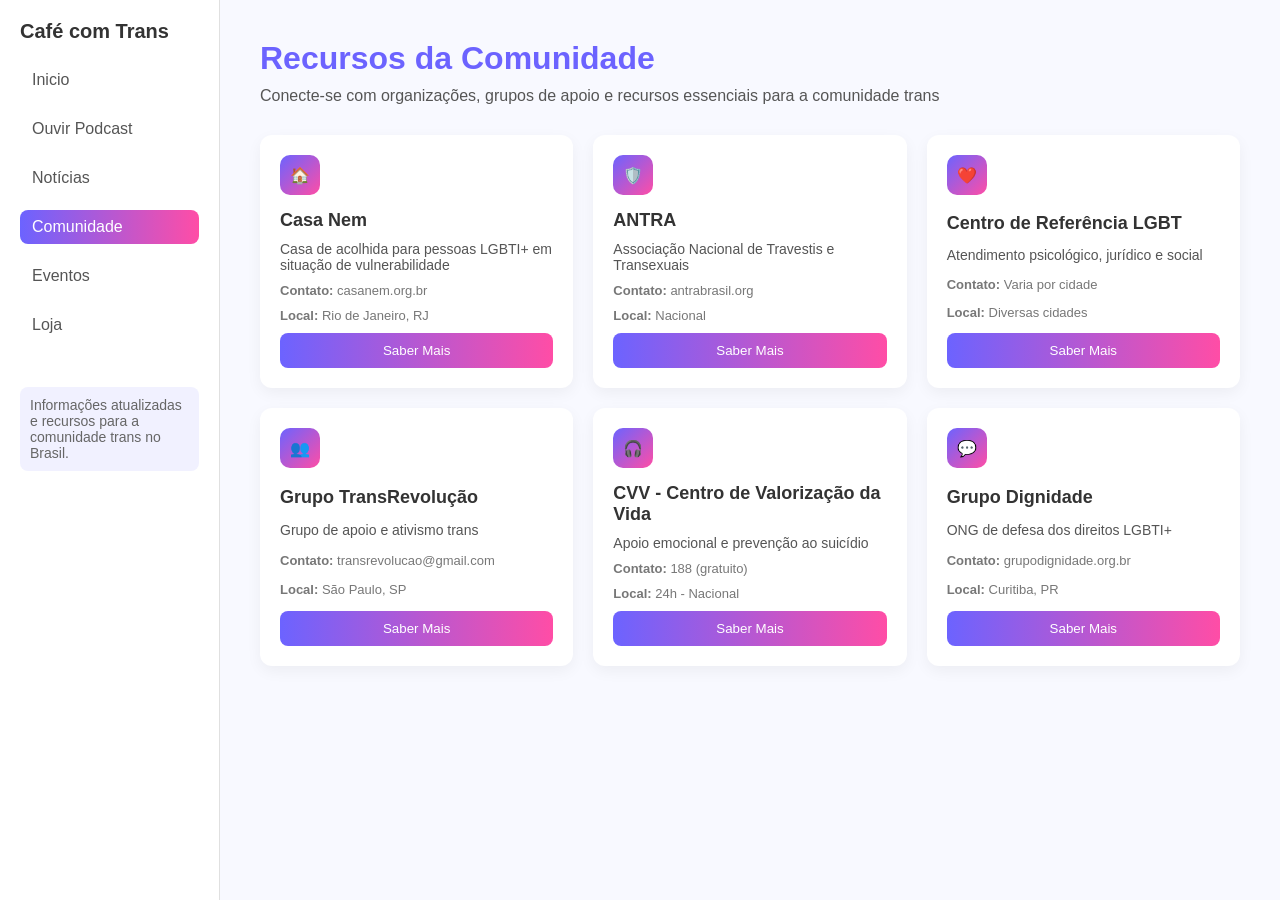
<file: comunidade.html>
<!DOCTYPE html>
<html lang="pt-BR">
<head>
<meta charset="UTF-8">
<meta name="viewport" content="width=device-width, initial-scale=1.0">
<title>Café com Trans</title>
<style>
    /* Reset básico */
    * {
        box-sizing: border-box;
        margin: 0;
        padding: 0;
        font-family: Arial, sans-serif;
    }

    body {
        display: flex;
        min-height: 100vh;
        background-color: #f8f9ff;
        color: #333;
    }

    /* Menu lateral */
    .sidebar {
        width: 220px;
        background-color: #fff;
        border-right: 1px solid #e0e0e0;
        display: flex;
        flex-direction: column;
        padding: 20px;
    }

    .sidebar h2 {
        font-size: 20px;
        margin-bottom: 20px;
    }

    .nav {
        list-style: none;
        margin-bottom: 30px;
    }

    .nav li {
        margin-bottom: 15px;
    }

    .nav li a {
        text-decoration: none;
        color: #555;
        display: flex;
        align-items: center;
        padding: 8px 12px;
        border-radius: 8px;
        transition: background 0.3s;
    }

    .nav li a.active, .nav li a:hover {
        background: linear-gradient(90deg, #6c63ff, #ff4da6);
        color: #fff;
    }

    .about {
        font-size: 14px;
        color: #666;
        background: #f1f1ff;
        padding: 10px;
        border-radius: 8px;
    }

    /* Conteúdo principal */
    .main {
        flex: 1;
        padding: 40px;
    }

    .main h1 {
        font-size: 32px;
        color: #6c63ff;
        margin-bottom: 10px;
    }

    .main p {
        font-size: 16px;
        margin-bottom: 30px;
        color: #555;
    }

    /* Grid de cards */
    .cards {
        display: grid;
        grid-template-columns: repeat(auto-fit, minmax(280px, 1fr));
        gap: 20px;
    }

    .card {
        background-color: #fff;
        border-radius: 12px;
        padding: 20px;
        box-shadow: 0 5px 15px rgba(0,0,0,0.05);
        display: flex;
        flex-direction: column;
        justify-content: space-between;
    }

    .card .icon {
        width: 40px;
        height: 40px;
        background: linear-gradient(135deg, #6c63ff, #ff4da6);
        border-radius: 10px;
        margin-bottom: 15px;
        display: flex;
        align-items: center;
        justify-content: center;
        color: #fff;
        font-weight: bold;
    }

    .card h3 {
        font-size: 18px;
        margin-bottom: 10px;
    }

    .card p {
        font-size: 14px;
        color: #555;
        margin-bottom: 10px;
    }

    .card .info {
        font-size: 13px;
        color: #777;
        margin-bottom: 10px;
    }

    .card button {
        border: none;
        padding: 10px;
        border-radius: 8px;
        background: linear-gradient(90deg, #6c63ff, #ff4da6);
        color: #fff;
        cursor: pointer;
        transition: opacity 0.3s;
    }

    .card button:hover {
        opacity: 0.8;
    }
</style>
</head>
<body>

<div class="sidebar">
    <h2>Café com Trans</h2>
    <ul class="nav">
           <li><a href="index.html">Inicio</a></li>  
           <li><a href="podcast.html">Ouvir Podcast</a></li>
           <li><a href="noticias.html">Notícias</a></li>
           <li><a href="comunidade.html" class="active">Comunidade</a></li>
           <li><a href="eventos.html">Eventos</a></li>        
            <li><a href="loja.html">Loja</a></li>  
    </ul>
    <div class="about">
        Informações atualizadas e recursos para a comunidade trans no Brasil.
    </div>
</div>

<div class="main">
    <h1>Recursos da Comunidade</h1>
    <p>Conecte-se com organizações, grupos de apoio e recursos essenciais para a comunidade trans</p>

    <div class="cards">
        <div class="card">
            <div class="icon">🏠</div>
            <h3>Casa Nem</h3>
            <p>Casa de acolhida para pessoas LGBTI+ em situação de vulnerabilidade</p>
            <div class="info"><strong>Contato:</strong> casanem.org.br</div>
            <div class="info"><strong>Local:</strong> Rio de Janeiro, RJ</div>
            <button onclick="window.open('https://share.google/8putp6lMLGU6ft0Po', '_blank')">Saber Mais</button>

        </div>

        <div class="card">
            <div class="icon">🛡️</div>
            <h3>ANTRA</h3>
            <p>Associação Nacional de Travestis e Transexuais</p>
            <div class="info"><strong>Contato:</strong> antrabrasil.org</div>
            <div class="info"><strong>Local:</strong> Nacional</div>
            <button onclick="window.open('https://www.google.com', '_blank')">Saber Mais</button>

        </div>

        <div class="card">
            <div class="icon">❤️</div>
            <h3>Centro de Referência LGBT</h3>
            <p>Atendimento psicológico, jurídico e social</p>
            <div class="info"><strong>Contato:</strong> Varia por cidade</div>
            <div class="info"><strong>Local:</strong> Diversas cidades</div>
            <button onclick="window.open('https://www.google.com', '_blank')">Saber Mais</button>

        </div>

        <div class="card">
            <div class="icon">👥</div>
            <h3>Grupo TransRevolução</h3>
            <p>Grupo de apoio e ativismo trans</p>
            <div class="info"><strong>Contato:</strong> transrevolucao@gmail.com</div>
            <div class="info"><strong>Local:</strong> São Paulo, SP</div>
            <button onclick="window.open('https://www.google.com', '_blank')">Saber Mais</button>

        </div>

        <div class="card">
            <div class="icon">🎧</div>
            <h3>CVV - Centro de Valorização da Vida</h3>
            <p>Apoio emocional e prevenção ao suicídio</p>
            <div class="info"><strong>Contato:</strong> 188 (gratuito)</div>
            <div class="info"><strong>Local:</strong> 24h - Nacional</div>
            <button onclick="window.open('https://www.google.com', '_blank')">Saber Mais</button>

        </div>

        <div class="card">
            <div class="icon">💬</div>
            <h3>Grupo Dignidade</h3>
            <p>ONG de defesa dos direitos LGBTI+</p>
            <div class="info"><strong>Contato:</strong> grupodignidade.org.br</div>
            <div class="info"><strong>Local:</strong> Curitiba, PR</div>
            <button onclick="window.open('https://www.google.com', '_blank')">Saber Mais</button>

        </div>
    </div>
</div>

</body>
</html>
</file>
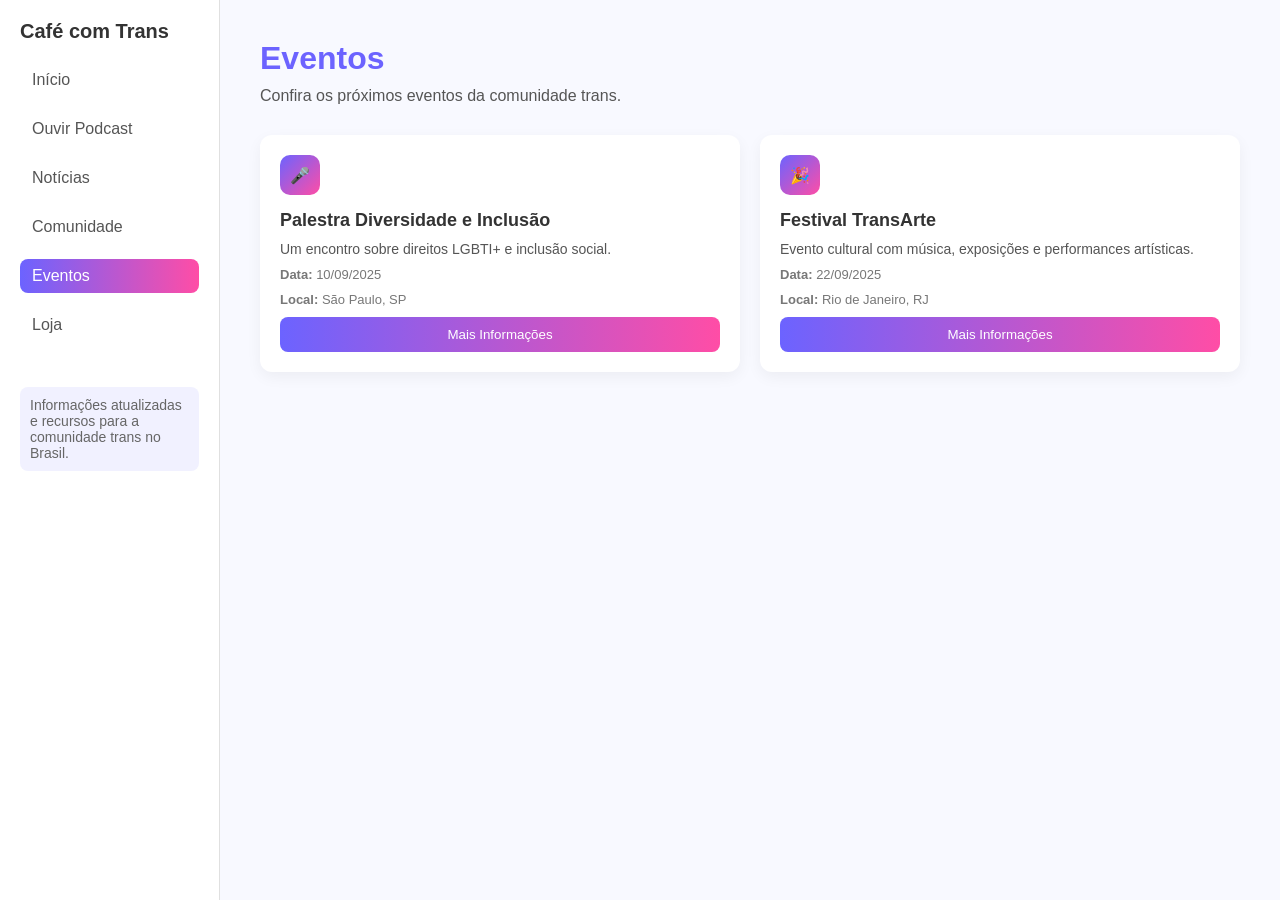
<file: eventos.html>
<!DOCTYPE html>
<html lang="pt-BR">
<head>
<meta charset="UTF-8">
<meta name="viewport" content="width=device-width, initial-scale=1.0">
<title>Café com Trans - Eventos</title>
<link rel="stylesheet" href="style.css">
</head>
<body>

<div class="sidebar">
    <h2>Café com Trans</h2>
    <ul class="nav">
        <li><a href="index.html">Início</a></li>
        <li><a href="podcast.html">Ouvir Podcast</a></li>
        <li><a href="noticias.html">Notícias</a></li>
        <li><a href="comunidade.html">Comunidade</a></li>
        <li><a href="eventos.html">Eventos</a></li>
        <li><a href="loja.html">Loja</a></li>
    </ul>
    <div class="about">
        Informações atualizadas e recursos para a comunidade trans no Brasil.
    </div>
</div>

<div class="main">
    <h1>Eventos</h1>
    <p>Confira os próximos eventos da comunidade trans.</p>

    <div class="cards">
        <div class="card">
            <div class="icon">🎤</div>
            <h3>Palestra Diversidade e Inclusão</h3>
            <p>Um encontro sobre direitos LGBTI+ e inclusão social.</p>
            <div class="info"><strong>Data:</strong> 10/09/2025</div>
            <div class="info"><strong>Local:</strong> São Paulo, SP</div>
            <button onclick="window.open('https://www.evento1.com.br', '_blank')">Mais Informações</button>
        </div>

        <div class="card">
            <div class="icon">🎉</div>
            <h3>Festival TransArte</h3>
            <p>Evento cultural com música, exposições e performances artísticas.</p>
            <div class="info"><strong>Data:</strong> 22/09/2025</div>
            <div class="info"><strong>Local:</strong> Rio de Janeiro, RJ</div>
            <button onclick="window.open('https://www.evento2.com.br', '_blank')">Mais Informações</button>
        </div>
    </div>
</div>

<script>
document.querySelectorAll('.nav a').forEach(link => {
    if (link.href === window.location.href) {
        link.classList.add('active');
    }
});
</script>

</body>
</html>
</file>
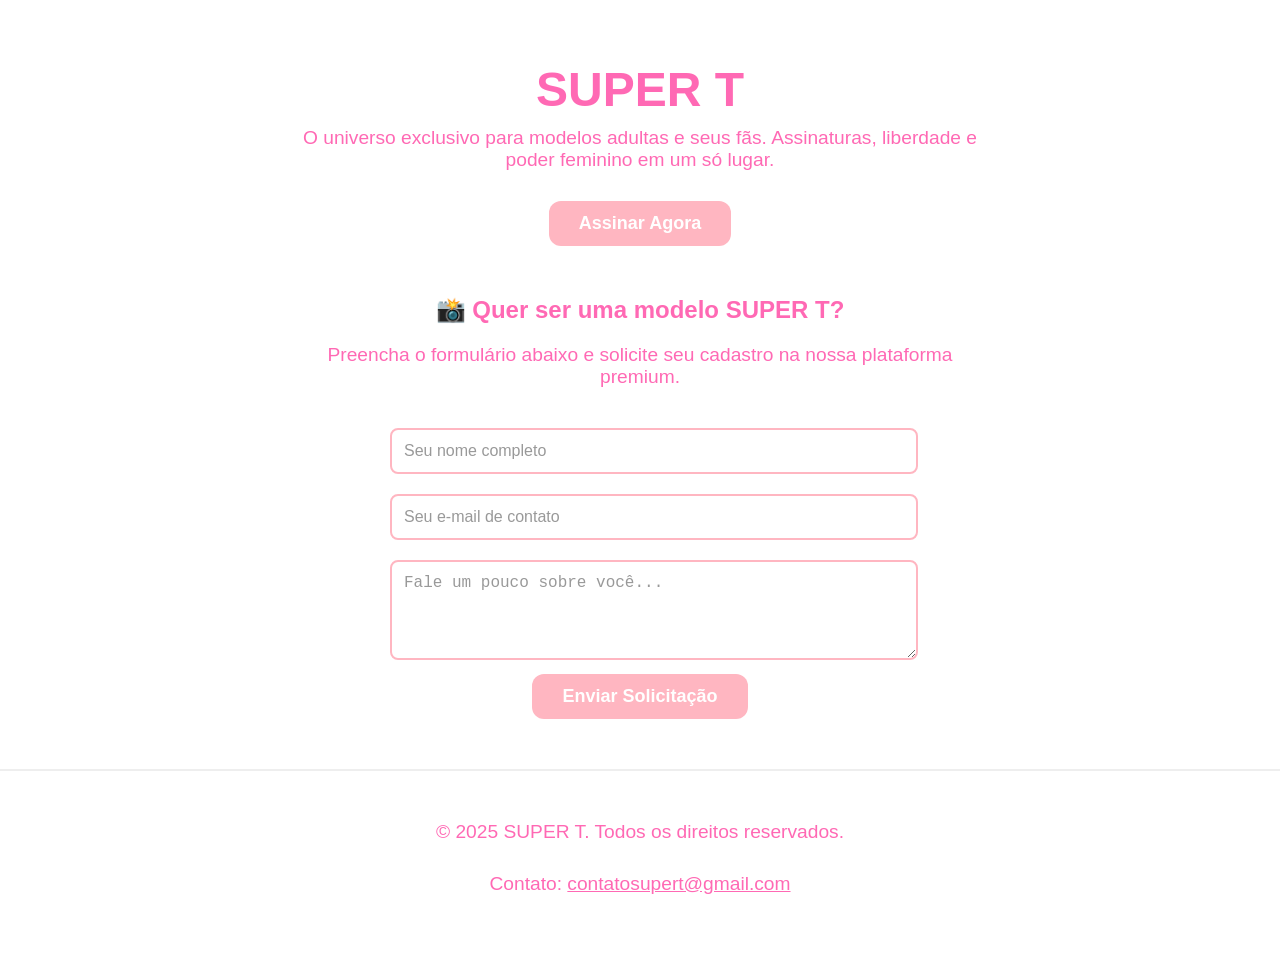
<file: index_bkp.html>
<!DOCTYPE html>
<html lang="pt-BR">
<head>
  <meta charset="UTF-8" />
  <meta name="viewport" content="width=device-width, initial-scale=1.0"/>
  <title>SUPER T - O universo das modelos</title>
  <style>
    body {
      background-color: #ffffff;
      color: #ff69b4; /* Rosa forte */
      font-family: 'Arial', sans-serif;
      margin: 0;
      padding: 0;
      text-align: center;
    }

    header {
      padding: 30px 0;
      background: #fff;
    }

    h1 {
      font-size: 3em;
      margin-bottom: 10px;
    }

    p {
      font-size: 1.2em;
      margin: 10px auto 30px;
      max-width: 700px;
    }

    .botao-supert {
      background-color: #ffb6c1;
      color: white;
      border: none;
      padding: 12px 30px;
      font-size: 18px;
      font-weight: bold;
      border-radius: 12px;
      transition: background 0.4s ease;
      cursor: pointer;
    }

    .botao-supert:hover {
      background: linear-gradient(90deg, #5bcffa, #ffb6c1, #ffffff, #ffb6c1, #5bcffa);
      color: #000;
    }

    footer {
      background-color: #fff;
      padding: 40px 20px;
      border-top: 2px solid #eee;
      margin-top: 50px;
    }

    form {
      max-width: 500px;
      margin: 0 auto;
    }

    input, textarea {
      width: 100%;
      padding: 12px;
      margin: 10px 0;
      border: 2px solid #ffb6c1;
      border-radius: 8px;
      font-size: 16px;
      color: #333;
    }

    input::placeholder, textarea::placeholder {
      color: #999;
    }

    @media screen and (max-width: 600px) {
      h1 {
        font-size: 2em;
      }
    }
  </style>
</head>
<body>

  <header>
    <h1>SUPER T</h1>
    <p>O universo exclusivo para modelos adultas e seus fãs. Assinaturas, liberdade e poder feminino em um só lugar.</p>
    <button class="botao-supert">Assinar Agora</button>
  </header>

  <main>
    <h2>📸 Quer ser uma modelo SUPER T?</h2>
    <p>Preencha o formulário abaixo e solicite seu cadastro na nossa plataforma premium.</p>

    <form action="mailto:contatosupert@gmail.com" method="POST" enctype="text/plain">
      <input type="text" name="nome" placeholder="Seu nome completo" required />
      <input type="email" name="email" placeholder="Seu e-mail de contato" required />
      <textarea name="mensagem" rows="4" placeholder="Fale um pouco sobre você..." required></textarea>
      <button type="submit" class="botao-supert">Enviar Solicitação</button>
    </form>
  </main>

  <footer>
    <p>© 2025 SUPER T. Todos os direitos reservados.</p>
    <p>Contato: <a href="mailto:contatosupert@gmail.com" style="color: #ff69b4;">contatosupert@gmail.com</a></p>
  </footer>

</body>
</html>
</file>
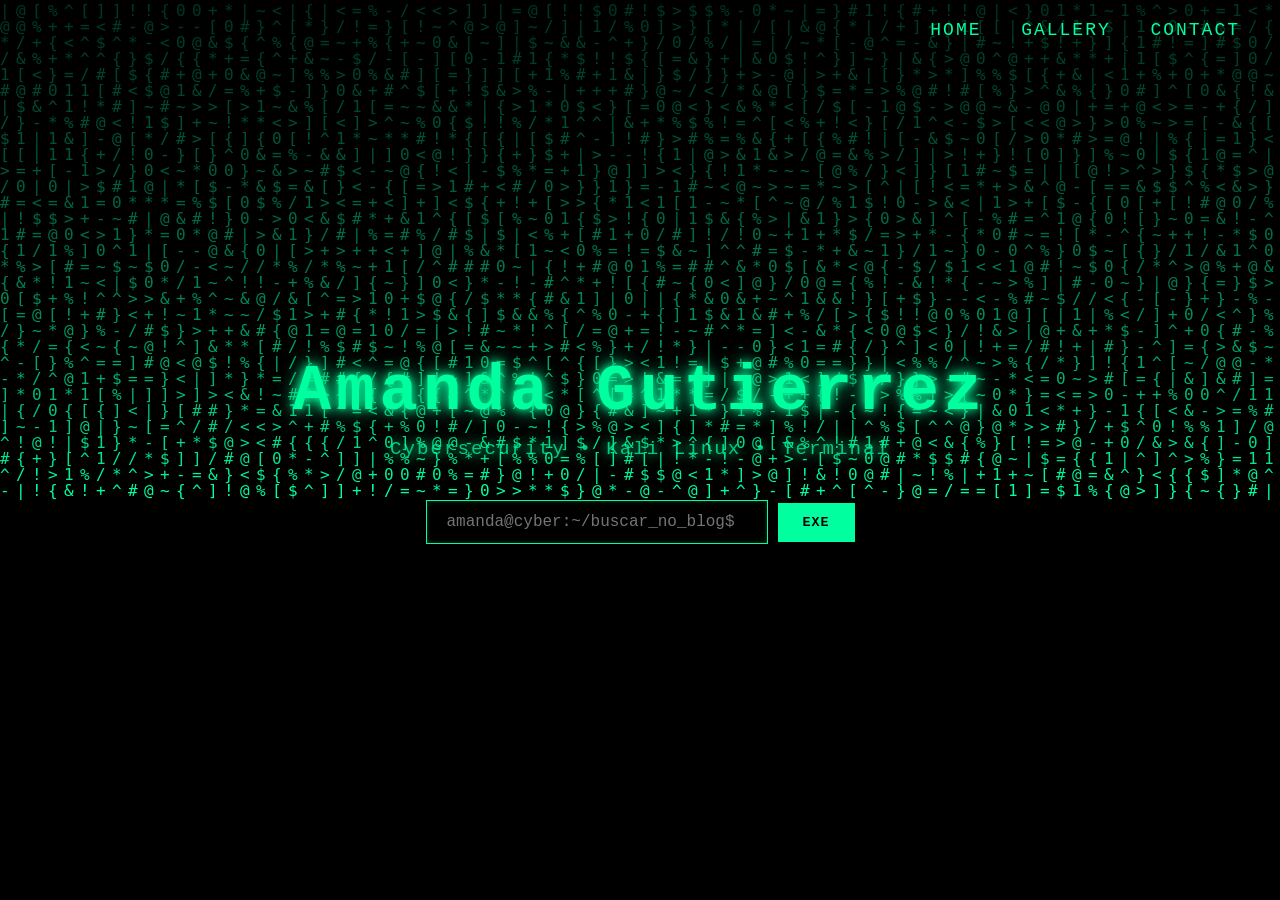
<file: indexbkp.html>
<!DOCTYPE html>
<html lang="pt">
<head>
<meta charset="UTF-8">
<meta name="viewport" content="width=device-width, initial-scale=1.0">
<title>Amanda Gutierrez</title>

<style>
    body {
        margin: 0;
        overflow: hidden;
        background: black;
        font-family: 'Courier New', monospace;
    }

    /* MENU */
    nav {
        position: fixed;
        top: 20px;
        right: 40px;
        z-index: 1000;
    }

    nav a {
        color: #00ff9f;
        text-decoration: none;
        margin-left: 30px;
        font-size: 18px;
        letter-spacing: 2px;
        transition: 0.3s;
    }

    nav a:hover {
        text-shadow: 0 0 10px #00ff9f;
    }

    /* MATRIX BACKGROUND */
    canvas {
        position: fixed;
        top: 0;
        left: 0;
    }

    /* NAME CENTER */
    .name {
        position: absolute;
        top: 50%;
        left: 50%;
        transform: translate(-50%, -50%);
        color: #00ff9f;
        width: 100%;
        text-align: center;
        text-shadow:
            0 0 10px #00ff9f,
            0 0 20px #00ff9f;
    }

    .main-title {
        font-size: 4rem;
        letter-spacing: 5px;
        margin: 0;
    }

    .subtitle {
        font-size: 1.2rem;
        margin-top: 10px;
        color: #00ff9f;
        opacity: 0.8;
        letter-spacing: 2px;
    }

    /* CAMPO DE BUSCA (TERMINAL STYLE) */
    .search-box {
        margin-top: 40px;
        display: flex;
        justify-content: center;
        align-items: center;
        gap: 10px;
    }

    .search-input {
        background: rgba(0, 0, 0, 0.6);
        border: 1px solid #00ff9f;
        color: #00ff9f;
        padding: 12px 20px;
        font-family: 'Courier New', monospace;
        font-size: 1rem;
        width: 300px;
        outline: none;
        transition: 0.3s;
        box-shadow: inset 0 0 5px rgba(0, 255, 159, 0.2);
    }

    .search-input:focus {
        box-shadow: 0 0 15px rgba(0, 255, 159, 0.5);
        width: 350px;
    }

    .search-button {
        background: #00ff9f;
        color: #000;
        border: none;
        padding: 12px 25px;
        font-family: 'Courier New', monospace;
        font-weight: bold;
        cursor: pointer;
        transition: 0.3s;
        letter-spacing: 1px;
    }

    .search-button:hover {
        background: #fff;
        box-shadow: 0 0 20px #fff;
    }

    /* RESPONSIVIDADE */
    @media (max-width: 768px) {
        .main-title { font-size: 2.5rem; }
        .search-input { width: 200px; }
        .search-input:focus { width: 220px; }
    }
</style>
</head>
<body>

<nav>
  <a href="index.html">HOME</a>
  <a href="gallery.html">GALLERY</a>
  <a href="contact.html">CONTACT</a>
</nav>

<canvas id="matrix"></canvas>

<div class="name">
    <h1 class="main-title">Amanda Gutierrez</h1>
    <div class="subtitle">Cybersecurity • Kali Linux • Terminal</div>

    <div class="search-box">
        <input type="text" id="blogSearch" class="search-input" placeholder="amanda@cyber:~/buscar_no_blog$">
        <button onclick="searchBlog()" class="search-button">EXE</button>
    </div>
</div>

<script>
const canvas = document.getElementById("matrix");
const ctx = canvas.getContext("2d");

let fontSize = 16;
let columns;
let drops;

function initCanvas() {
    canvas.height = window.innerHeight;
    canvas.width = window.innerWidth;
    columns = canvas.width / fontSize;
    drops = [];
    for (let x = 0; x < columns; x++) drops[x] = 1;
}

initCanvas();

const chars = "01<>/{}[]$#@!*&^%+=-~|";

function draw() {
    ctx.fillStyle = "rgba(0, 0, 0, 0.05)";
    ctx.fillRect(0, 0, canvas.width, canvas.height);

    ctx.fillStyle = "#00ff9f";
    ctx.font = fontSize + "px monospace";

    for (let i = 0; i < drops.length; i++) {
        const text = chars.charAt(Math.floor(Math.random() * chars.length));
        ctx.fillText(text, i * fontSize, drops[i] * fontSize);

        if (drops[i] * fontSize > canvas.height && Math.random() > 0.975)
            drops[i] = 0;

        drops[i]++;
    }
}

setInterval(draw, 35);

window.addEventListener("resize", () => {
    initCanvas(); // Reinicializa colunas no resize para não bugar o efeito
});

// FUNÇÃO DE BUSCA NO BLOG
function searchBlog() {
    const query = document.getElementById('blogSearch').value;
    if (query.trim() !== "") {
        const searchUrl = `https://gutimanda.wordpress.com/?s=${encodeURIComponent(query)}`;
        window.open(searchUrl, '_blank');
    }
}

// BUSCA AO APERTAR ENTER
document.getElementById('blogSearch').addEventListener('keypress', function (e) {
    if (e.key === 'Enter') {
        searchBlog();
    }
});
</script>

</body>
</html>
</file>
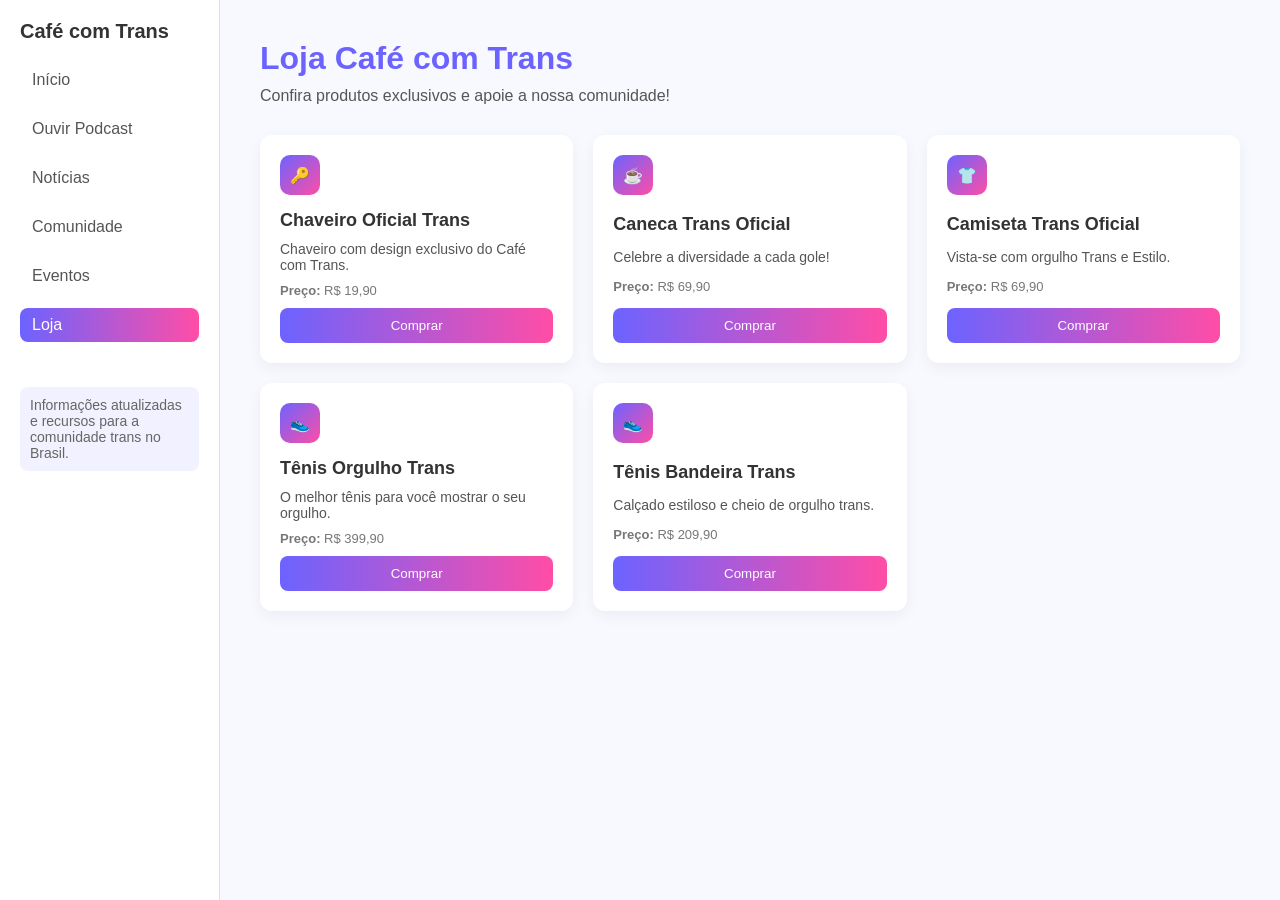
<file: loja.html>
<!DOCTYPE html>
<html lang="pt-BR">
<head>
<meta charset="UTF-8">
<meta name="viewport" content="width=device-width, initial-scale=1.0">
<title>Café com Trans - Loja</title>
<link rel="stylesheet" href="style.css">
</head>
<body>

<div class="sidebar">
    <h2>Café com Trans</h2>
    <ul class="nav">
        <li><a href="index.html">Início</a></li>
        <li><a href="podcast.html">Ouvir Podcast</a></li>
        <li><a href="noticias.html">Notícias</a></li>
        <li><a href="comunidade.html">Comunidade</a></li>
        <li><a href="eventos.html">Eventos</a></li>
        <li><a href="loja.html" class="active">Loja</a></li>
    </ul>
    <div class="about">
        Informações atualizadas e recursos para a comunidade trans no Brasil.
    </div>
</div>

<div class="main">
    <h1>Loja Café com Trans</h1>
    <p>Confira produtos exclusivos e apoie a nossa comunidade!</p>

    <div class="cards">
        <div class="card">
            <div class="icon">🔑</div>
            <h3>Chaveiro Oficial Trans</h3>
            <p>Chaveiro com design exclusivo do Café com Trans.</p>
            <div class="info"><strong>Preço:</strong> R$ 19,90</div>
            <button onclick="window.open('https://cafecomtrans.lojavirtualnuvem.com.br/produtos/chaveiro-trans-pride/', '_blank')">Comprar</button>
        </div>

        <div class="card">
            <div class="icon">☕</div>
            <h3>Caneca Trans Oficial</h3>
            <p>Celebre a diversidade a cada gole!</p>
            <div class="info"><strong>Preço:</strong> R$ 69,90</div>
            <button onclick="window.open('https://cafecomtrans.lojavirtualnuvem.com.br/produtos/caneca-de-cafe-trans/', '_blank')">Comprar</button>
        </div>

        <div class="card">
            <div class="icon">👕</div>
            <h3>Camiseta Trans Oficial</h3>
            <p>Vista-se com orgulho Trans e Estilo.</p>
            <div class="info"><strong>Preço:</strong> R$ 69,90</div>
            <button onclick="window.open('https://cafecomtrans.lojavirtualnuvem.com.br/produtos/canmiseta-trans/', '_blank')">Comprar</button>
        </div>

        <div class="card">
            <div class="icon">👟</div>
            <h3>Tênis Orgulho Trans</h3>
            <p>O melhor tênis para você mostrar o seu orgulho.</p>
            <div class="info"><strong>Preço:</strong> R$ 399,90</div>
            <button onclick="window.open('https://cafecomtrans.lojavirtualnuvem.com.br/produtos/tenis-orgulho-trans/', '_blank')">Comprar</button>
        </div>

        <div class="card">
            <div class="icon">👟</div>
            <h3>Tênis Bandeira Trans</h3>
            <p>Calçado estiloso e cheio de orgulho trans.</p>
            <div class="info"><strong>Preço:</strong> R$ 209,90</div>
            <button onclick="window.open('https://cafecomtrans.lojavirtualnuvem.com.br/produtos/tenis-sou-trans-com-muito-orgulho/', '_blank')">Comprar</button>
        </div>
    </div>
</div>

<script>
document.querySelectorAll('.nav a').forEach(link => {
    if (link.href === window.location.href) {
        link.classList.add('active');
    }
});
</script>

</body>
</html>
</file>
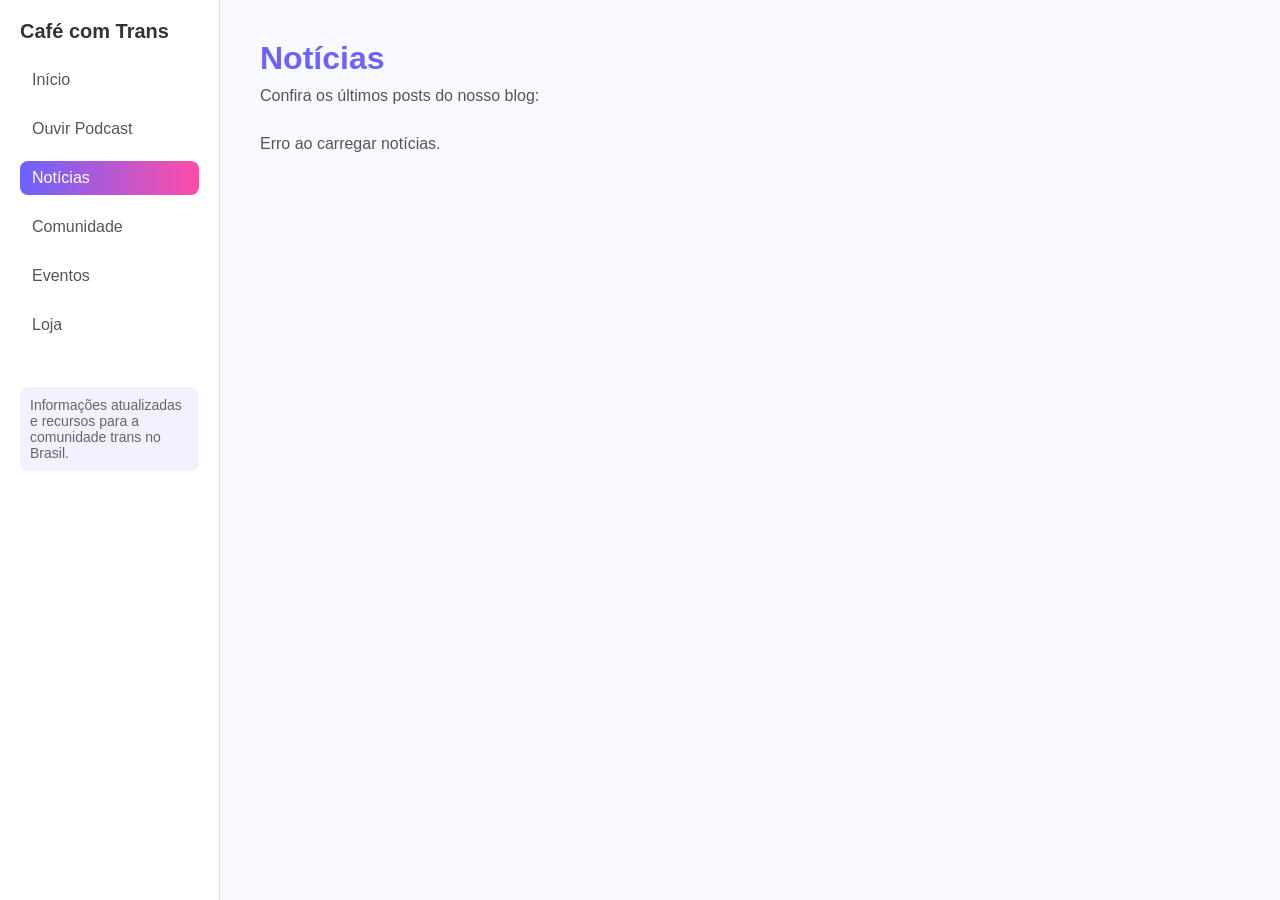
<file: noticias.html>
<!DOCTYPE html>
<html lang="pt-BR">
<head>
  <meta charset="UTF-8">
  <meta name="viewport" content="width=device-width, initial-scale=1.0">
  <title>Café com Trans - Notícias</title>
  <link rel="stylesheet" href="style.css">
  <style>
    .cards {
      display: grid;
      grid-template-columns: repeat(auto-fill, minmax(280px, 1fr));
      gap: 20px;
      margin-top: 20px;
    }
    .card {
      background: #fff;
      border-radius: 12px;
      padding: 15px;
      box-shadow: 0 4px 8px rgba(0,0,0,0.1);
      transition: transform 0.2s ease-in-out;
    }
    .card:hover {
      transform: translateY(-5px);
    }
    .card h3 {
      margin: 0 0 10px;
      font-size: 18px;
    }
    .card p {
      font-size: 14px;
      color: #555;
    }
    .card small {
      display: block;
      margin-bottom: 10px;
      color: #999;
      font-size: 12px;
    }
    .card a {
      display: inline-block;
      margin-top: 10px;
      padding: 8px 12px;
      background: #007BFF;
      color: #fff;
      border-radius: 6px;
      text-decoration: none;
      font-size: 14px;
    }
    .card a:hover {
      background: #0056b3;
    }
  </style>
</head>
<body>

<div class="sidebar">
  <h2>Café com Trans</h2>
  <ul class="nav">
    <li><a href="index.html">Início</a></li>
    <li><a href="podcast.html">Ouvir Podcast</a></li>
    <li><a href="noticias.html" class="active">Notícias</a></li>
    <li><a href="comunidade.html">Comunidade</a></li>
    <li><a href="eventos.html">Eventos</a></li>
    <li><a href="loja.html">Loja</a></li>
  </ul>
  <div class="about">
    Informações atualizadas e recursos para a comunidade trans no Brasil.
  </div>
</div>

<div class="main">
  <h1>Notícias</h1>
  <p>Confira os últimos posts do nosso blog:</p>

  <div class="cards" id="rss-feed"></div>
</div>

<script>
async function carregarRSS() {
  const url = "https://cafecomtrans.wordpress.com/feed/";
  try {
    const response = await fetch("https://api.allorigins.win/get?url=" + encodeURIComponent(url));
    const data = await response.json();
    const parser = new DOMParser();
    const xml = parser.parseFromString(data.contents, "text/xml");
    const items = xml.querySelectorAll("item");

    let html = "";
    items.forEach((item, index) => {
      if (index < 6) { // mostra os 6 últimos posts
        const titulo = item.querySelector("title").textContent;
        const link = item.querySelector("link").textContent;
        const dataPub = new Date(item.querySelector("pubDate").textContent).toLocaleDateString("pt-BR");
        const descricao = item.querySelector("description")?.textContent || "";

        html += `
          <div class="card">
            <h3>${titulo}</h3>
            <small>${dataPub}</small>
            <p>${descricao.substring(0, 120)}...</p>
            <a href="${link}" target="_blank">Ler mais</a>
          </div>
        `;
      }
    });
    document.getElementById("rss-feed").innerHTML = html;
  } catch (e) {
    document.getElementById("rss-feed").innerHTML = "<p>Erro ao carregar notícias.</p>";
  }
}

carregarRSS();
</script>

</body>
</html>
</file>
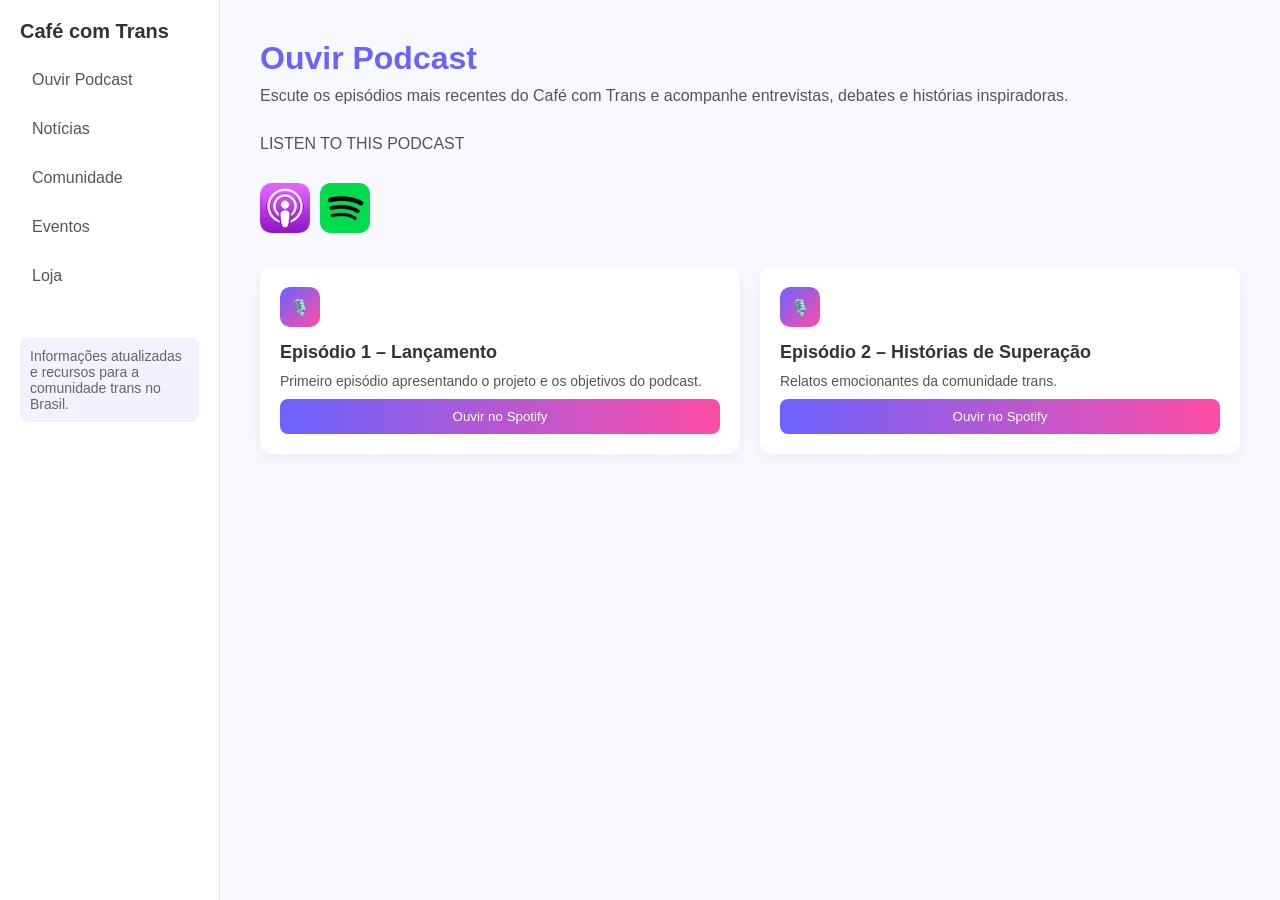
<file: podcast_old.html>
<!DOCTYPE html>
<html lang="pt-BR">
<head>
<meta charset="UTF-8">
<meta name="viewport" content="width=device-width, initial-scale=1.0">
<title>Café com Trans - Podcast</title>
<link rel="stylesheet" href="style.css">
</head>
<body>

<div class="sidebar">
    <h2>Café com Trans</h2>
    <ul class="nav">
        <li><a href="podcast.html">Ouvir Podcast</a></li>
        <li><a href="noticias.html">Notícias</a></li>
        <li><a href="comunidade.html">Comunidade</a></li>
        <li><a href="eventos.html">Eventos</a></li>
        <li><a href="loja.html">Loja</a></li>
    </ul>
    <div class="about">
        Informações atualizadas e recursos para a comunidade trans no Brasil.
    </div>
</div>

<div class="main">
    <h1>Ouvir Podcast</h1>
    <p>Escute os episódios mais recentes do Café com Trans e acompanhe entrevistas, debates e histórias inspiradoras.</p>

    <p>LISTEN TO THIS PODCAST</p>
    <div class="podcast-links" style="display:flex; flex-wrap:wrap; gap:10px; margin-bottom:30px;">
        <a href="https://podcasts.apple.com/es/podcast/caf%C3%A9-com-trans-diva-trans/id1522240006?ct=rephonic&uo=4" target="_blank">
            <img src="apple.jpg" alt="Apple Podcasts">
        </a>
        <a href="https://open.spotify.com/show/1L8fqj2umqryEpcCYeJs8m" target="_blank">
            <img src="spotify.jpg" alt="Spotify">
        </a>
        <!-- Continue com os outros ícones da mesma forma -->
    </div>

    <div class="cards">
        <div class="card">
            <div class="icon">🎙️</div>
            <h3>Episódio 1 – Lançamento</h3>
            <p>Primeiro episódio apresentando o projeto e os objetivos do podcast.</p>
            <button onclick="window.open('https://open.spotify.com/show/SEU-LINK', '_blank')">Ouvir no Spotify</button>
        </div>
        <div class="card">
            <div class="icon">🎙️</div>
            <h3>Episódio 2 – Histórias de Superação</h3>
            <p>Relatos emocionantes da comunidade trans.</p>
            <button onclick="window.open('https://open.spotify.com/show/SEU-LINK', '_blank')">Ouvir no Spotify</button>
        </div>
    </div>
</div>

<script>
document.querySelectorAll('.nav a').forEach(link => {
    if (link.href === window.location.href) {
        link.classList.add('active');
    }
});
</script>

</body>
</html>
</file>
<file: style.css>
/* =============================
   RESET BÁSICO
============================= */
* {
    box-sizing: border-box;
    margin: 0;
    padding: 0;
    font-family: Arial, sans-serif;
}

body {
    display: flex;
    min-height: 100vh;
    background-color: #f8f9ff;
    color: #333;
}

/* =============================
   MENU LATERAL
============================= */
.sidebar {
    width: 220px;
    background-color: #fff;
    border-right: 1px solid #e0e0e0;
    display: flex;
    flex-direction: column;
    padding: 20px;
}

.sidebar h2 {
    font-size: 20px;
    margin-bottom: 20px;
}

.nav {
    list-style: none;
    margin-bottom: 30px;
}

.nav li {
    margin-bottom: 15px;
}

.nav li a {
    text-decoration: none;
    color: #555;
    display: flex;
    align-items: center;
    padding: 8px 12px;
    border-radius: 8px;
    transition: background 0.3s, color 0.3s;
}

.nav li a.active, .nav li a:hover {
    background: linear-gradient(90deg, #6c63ff, #ff4da6);
    color: #fff;
}

.about {
    font-size: 14px;
    color: #666;
    background: #f1f1ff;
    padding: 10px;
    border-radius: 8px;
}

/* =============================
   CONTEÚDO PRINCIPAL
============================= */
.main {
    flex: 1;
    padding: 40px;
}

.main h1 {
    font-size: 32px;
    color: #6c63ff;
    margin-bottom: 10px;
}

.main p {
    font-size: 16px;
    margin-bottom: 30px;
    color: #555;
}

/* =============================
   GRID DE CARDS
============================= */
.cards {
    display: grid;
    grid-template-columns: repeat(auto-fit, minmax(280px, 1fr));
    gap: 20px;
}

.card {
    background-color: #fff;
    border-radius: 12px;
    padding: 20px;
    box-shadow: 0 5px 15px rgba(0,0,0,0.05);
    display: flex;
    flex-direction: column;
    justify-content: space-between;
}

.card .icon {
    width: 40px;
    height: 40px;
    background: linear-gradient(135deg, #6c63ff, #ff4da6);
    border-radius: 10px;
    margin-bottom: 15px;
    display: flex;
    align-items: center;
    justify-content: center;
    color: #fff;
    font-weight: bold;
}

.card h3 {
    font-size: 18px;
    margin-bottom: 10px;
}

.card p {
    font-size: 14px;
    color: #555;
    margin-bottom: 10px;
}

.card .info {
    font-size: 13px;
    color: #777;
    margin-bottom: 10px;
}

.card button {
    border: none;
    padding: 10px;
    border-radius: 8px;
    background: linear-gradient(90deg, #6c63ff, #ff4da6);
    color: #fff;
    cursor: pointer;
    transition: opacity 0.3s;
}

.card button:hover {
    opacity: 0.8;
}

/* =============================
   ICONE DE PODCAST
============================= */
.podcast-links img {
    width: 50px;
    height: 50px;
    border-radius: 8px;
    transition: transform 0.3s, box-shadow 0.3s;
    cursor: pointer;
}

.podcast-links img:hover {
    transform: scale(1.2);
    box-shadow: 0 5px 15px rgba(0,0,0,0.3);
}

/* =============================
   PLAYER DO PODCAST (Spotify)
============================= */
.podcast-player iframe {
    width: 340px;   /* ajusta aqui a largura */
    height: 152px;  /* altura recomendada para embed de podcast */
    border-radius: 12px;
}

/* =============================
   RESPONSIVIDADE
============================= */
@media (max-width: 768px) {
    body {
        flex-direction: column;
    }

    .sidebar {
        width: 100%;
        border-right: none;
        border-bottom: 1px solid #e0e0e0;
        flex-direction: row;
        overflow-x: auto;
        padding: 10px;
    }

    .sidebar h2 {
        font-size: 18px;
        margin-right: 20px;
    }

    .nav {
        display: flex;
        flex-direction: row;
        margin-bottom: 0;
    }

    .nav li {
        margin-bottom: 0;
        margin-right: 10px;
    }

    .main {
        padding: 20px;
    }

    .cards {
        grid-template-columns: 1fr;
    }
}
</file>
